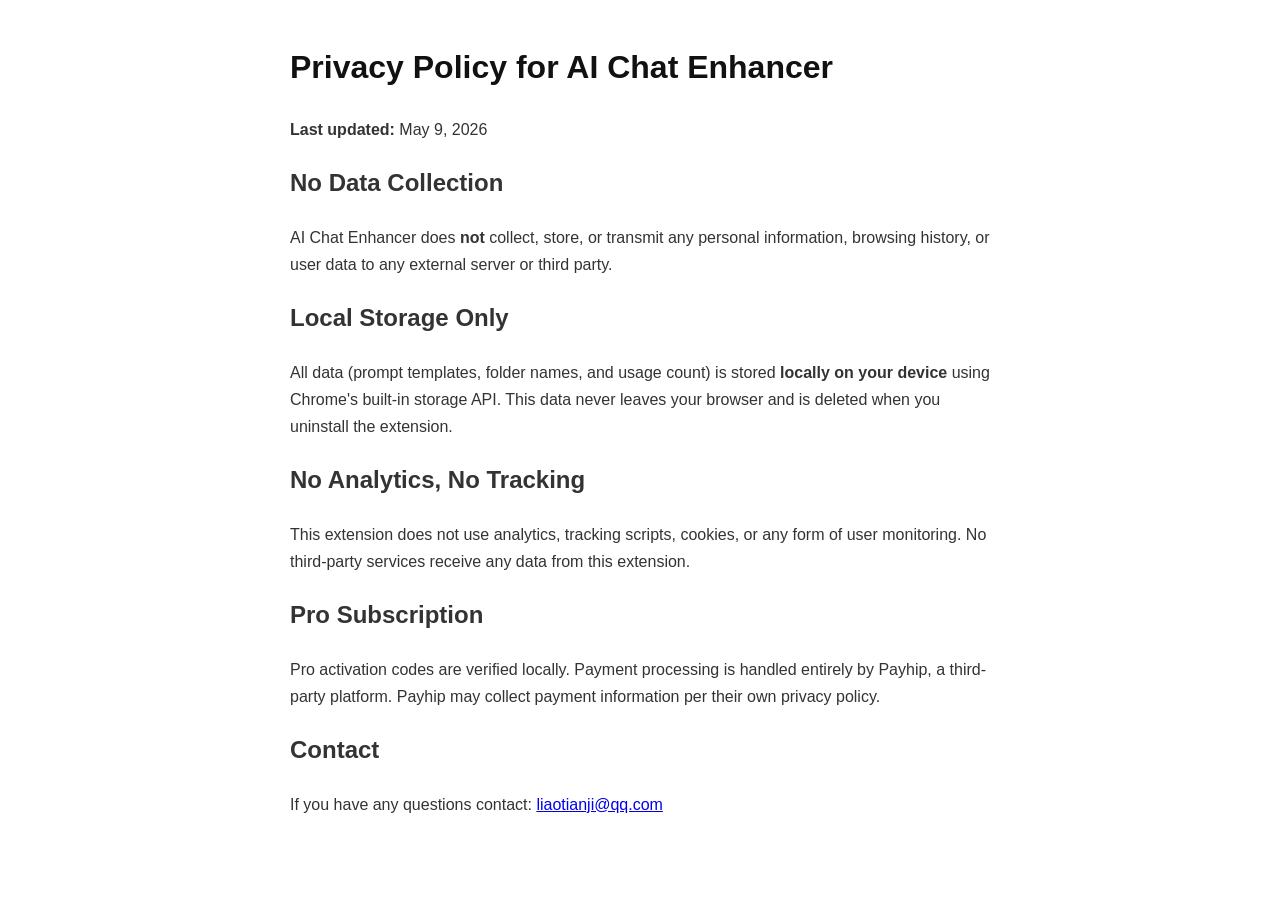
<file: index.html>
<!DOCTYPE html>
<html lang="en">
<head>
  <meta charset="UTF-8">
  <title>Privacy Policy - AI Chat Enhancer</title>
  <style>
    body { font-family: -apple-system, sans-serif; max-width: 700px; margin: 40px auto; padding: 0 20px; color: #333; line-height: 1.7; }
    h1 { color: #111; }
  </style>
</head>
<body>
  <h1>Privacy Policy for AI Chat Enhancer</h1>
  <p><strong>Last updated:</strong> May 9, 2026</p>

  <h2>No Data Collection</h2>
  <p>AI Chat Enhancer does <strong>not</strong> collect, store, or transmit any personal information, browsing history, or user data to any external server or third party.</p>
<!-- test ai review --> 
  <h2>Local Storage Only</h2>
  <p>All data (prompt templates, folder names, and usage count) is stored <strong>locally on your device</strong> using Chrome's built-in storage API. This data never leaves your browser and is deleted when you uninstall the extension.</p>

  <h2>No Analytics, No Tracking</h2>
  <p>This extension does not use analytics, tracking scripts, cookies, or any form of user monitoring. No third-party services receive any data from this extension.</p>

  <h2>Pro Subscription</h2>
  <p>Pro activation codes are verified locally. Payment processing is handled entirely by Payhip, a third-party platform. Payhip may collect payment information per their own privacy policy.</p>

  <h2>Contact</h2>
  <p>If you have any questions contact: <a href="mailto:liaotianji@qq.com">liaotianji@qq.com</a></p>
</body>
</html>
</file>
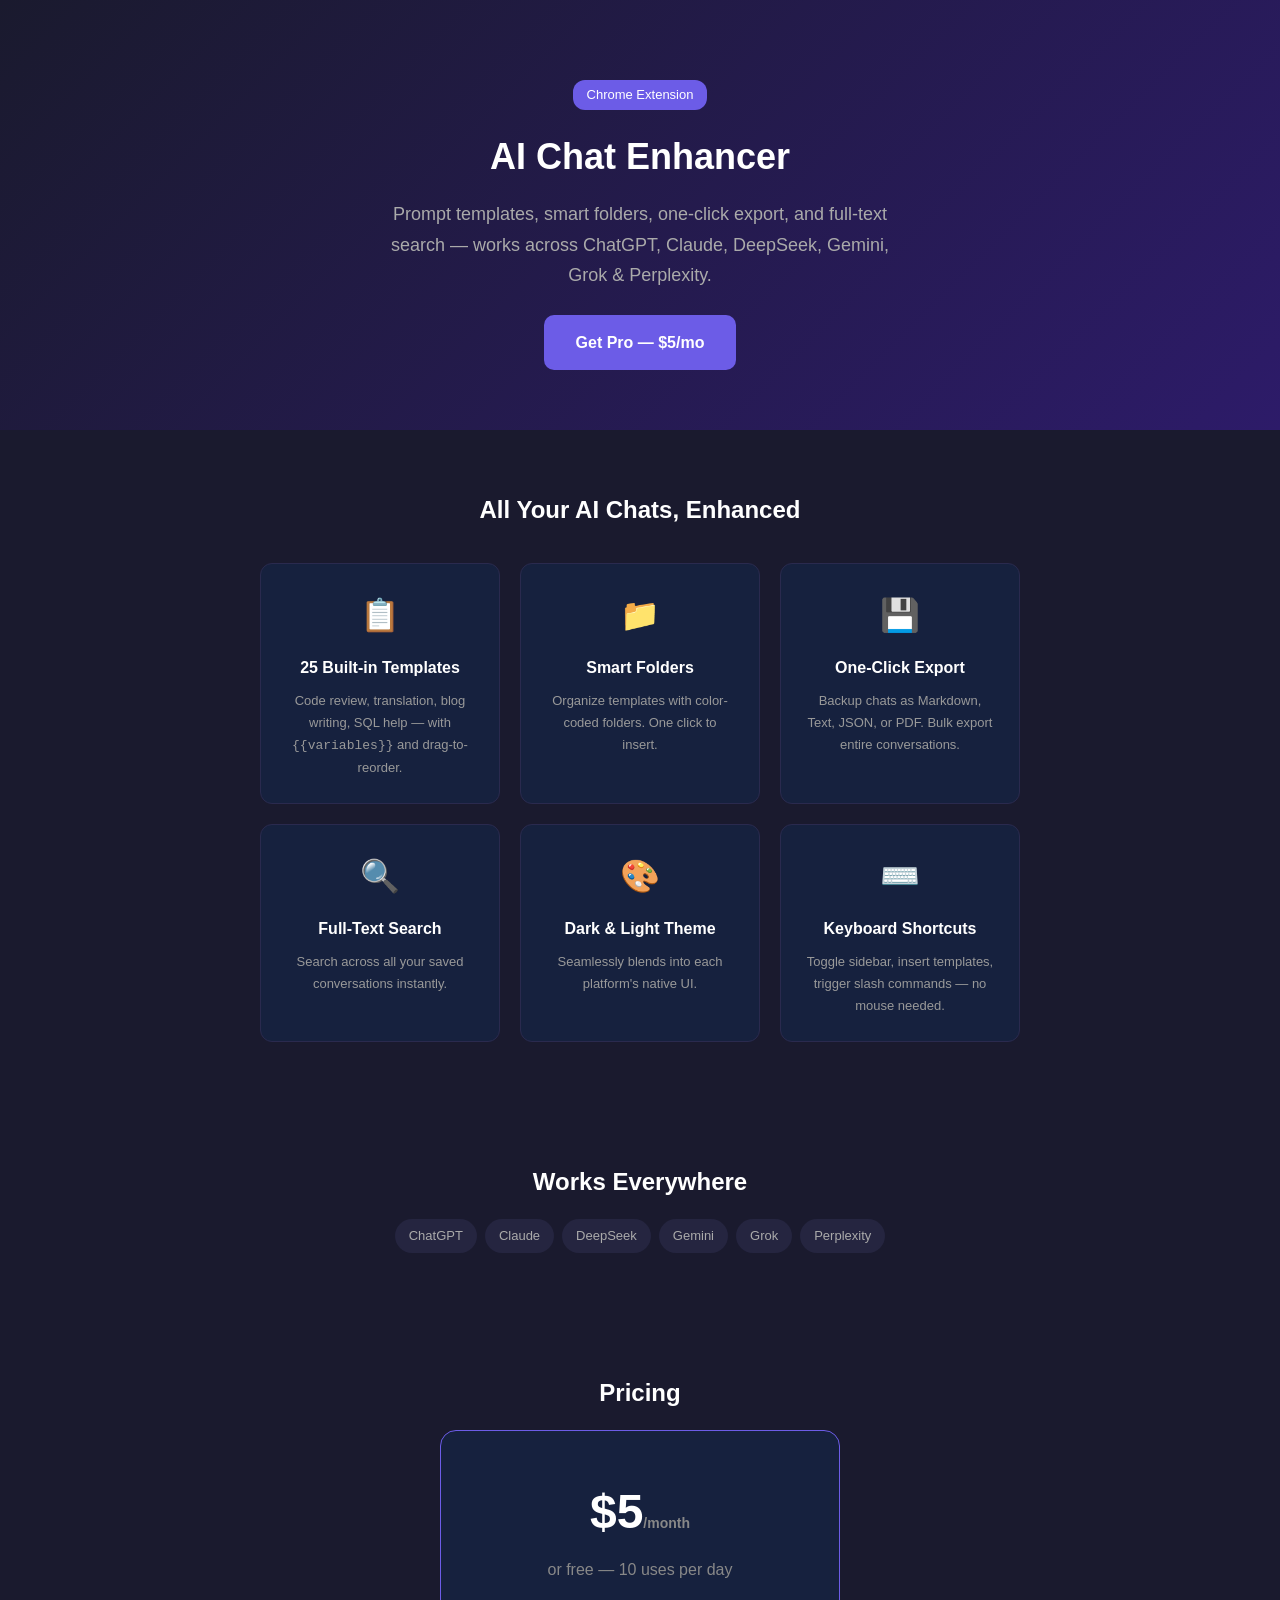
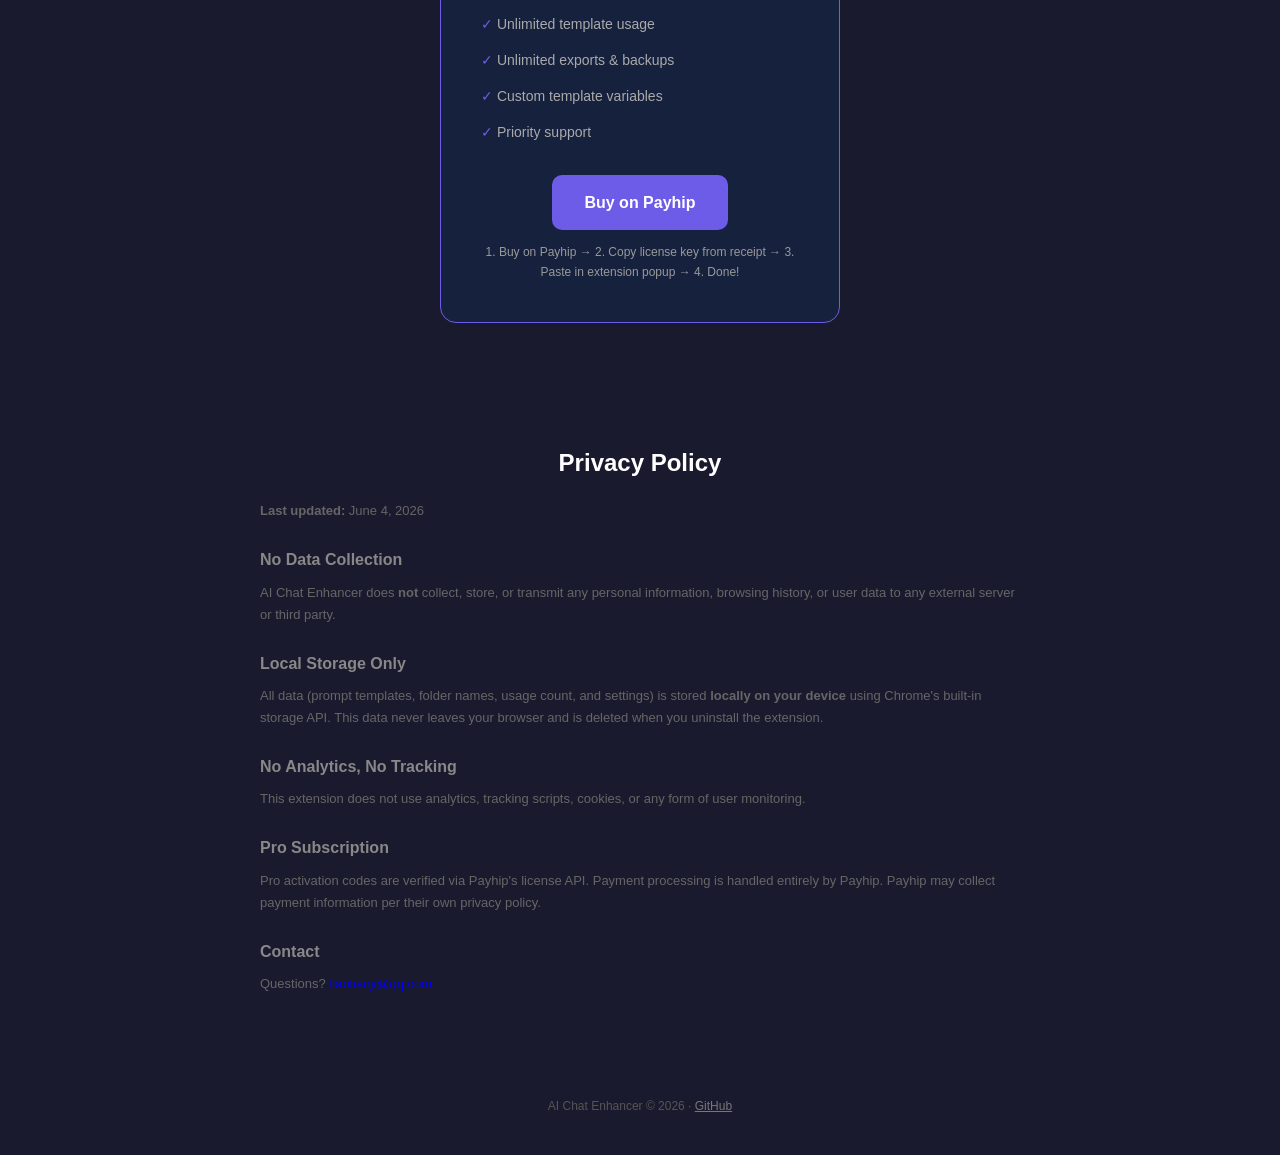
<file: docs/index.html>
<!DOCTYPE html>
<html lang="en">
<head>
  <meta charset="UTF-8">
  <meta name="viewport" content="width=device-width, initial-scale=1.0">
  <title>AI Chat Enhancer — Supercharge Your AI Conversations</title>
  <style>
    * { margin: 0; padding: 0; box-sizing: border-box; }
    body { font-family: -apple-system, BlinkMacSystemFont, 'Segoe UI', Roboto, sans-serif; color: #e0e0e8; background: #1a1a2e; line-height: 1.7; }
    .hero { text-align: center; padding: 80px 20px 60px; background: linear-gradient(135deg, #1a1a2e 0%, #2d1b69 100%); }
    .hero h1 { font-size: 36px; color: #fff; margin-bottom: 12px; }
    .hero p { font-size: 18px; color: #aaa; max-width: 500px; margin: 0 auto 24px; }
    .badge { display: inline-block; background: #6c5ce7; color: #fff; padding: 4px 14px; border-radius: 12px; font-size: 13px; margin-bottom: 16px; }
    .section { max-width: 800px; margin: 0 auto; padding: 60px 20px; }
    .section h2 { font-size: 24px; color: #fff; margin-bottom: 16px; text-align: center; }
    .features { display: grid; grid-template-columns: repeat(auto-fit, minmax(220px, 1fr)); gap: 20px; margin-top: 32px; }
    .feature-card { background: #16213e; border: 1px solid #2a2a4e; border-radius: 12px; padding: 24px; text-align: center; }
    .feature-card h3 { font-size: 16px; color: #fff; margin-bottom: 8px; }
    .feature-card p { color: #999; font-size: 13px; }
    .icon { font-size: 32px; margin-bottom: 12px; }
    .pricing { background: #16213e; border: 1px solid #6c5ce7; border-radius: 16px; padding: 40px; text-align: center; max-width: 400px; margin: 0 auto; }
    .pricing .price { font-size: 48px; color: #fff; font-weight: 700; }
    .pricing .period { color: #888; font-size: 14px; }
    .pricing ul { list-style: none; text-align: left; margin: 24px 0; }
    .pricing ul li { padding: 6px 0; color: #aaa; font-size: 14px; }
    .pricing ul li::before { content: "✓ "; color: #6c5ce7; }
    .btn { display: inline-block; padding: 14px 32px; border-radius: 10px; font-size: 16px; font-weight: 600; text-decoration: none; cursor: pointer; border: none; }
    .btn-primary { background: #6c5ce7; color: #fff; }
    .btn-primary:hover { background: #7d6ff0; }
    .btn-outline { background: none; color: #6c5ce7; border: 2px solid #6c5ce7; }
    .btn-outline:hover { background: #6c5ce720; }
    .platforms { display: flex; flex-wrap: wrap; gap: 8px; justify-content: center; margin-top: 16px; }
    .platform-tag { background: #252540; color: #aaa; padding: 6px 14px; border-radius: 20px; font-size: 13px; }
    .privacy { color: #666; font-size: 13px; }
    .privacy h3 { color: #888; font-size: 16px; margin: 24px 0 8px; }
    footer { text-align: center; padding: 40px 20px; color: #555; font-size: 12px; border-top: 1px solid #1a1a2e; }
    footer a { color: #777; }
  </style>
</head>
<body>

  <div class="hero">
    <span class="badge">Chrome Extension</span>
    <h1>AI Chat Enhancer</h1>
    <p>Prompt templates, smart folders, one-click export, and full-text search — works across ChatGPT, Claude, DeepSeek, Gemini, Grok & Perplexity.</p>
    <a href="https://payhip.com/b/WiVe1" class="btn btn-primary">Get Pro — $5/mo</a>
  </div>

  <div class="section">
    <h2>All Your AI Chats, Enhanced</h2>
    <div class="features">
      <div class="feature-card">
        <div class="icon">📋</div>
        <h3>25 Built-in Templates</h3>
        <p>Code review, translation, blog writing, SQL help — with <code>{{variables}}</code> and drag-to-reorder.</p>
      </div>
      <div class="feature-card">
        <div class="icon">📁</div>
        <h3>Smart Folders</h3>
        <p>Organize templates with color-coded folders. One click to insert.</p>
      </div>
      <div class="feature-card">
        <div class="icon">💾</div>
        <h3>One-Click Export</h3>
        <p>Backup chats as Markdown, Text, JSON, or PDF. Bulk export entire conversations.</p>
      </div>
      <div class="feature-card">
        <div class="icon">🔍</div>
        <h3>Full-Text Search</h3>
        <p>Search across all your saved conversations instantly.</p>
      </div>
      <div class="feature-card">
        <div class="icon">🎨</div>
        <h3>Dark & Light Theme</h3>
        <p>Seamlessly blends into each platform's native UI.</p>
      </div>
      <div class="feature-card">
        <div class="icon">⌨️</div>
        <h3>Keyboard Shortcuts</h3>
        <p>Toggle sidebar, insert templates, trigger slash commands — no mouse needed.</p>
      </div>
    </div>
  </div>

  <div class="section">
    <h2>Works Everywhere</h2>
    <div class="platforms">
      <span class="platform-tag">ChatGPT</span>
      <span class="platform-tag">Claude</span>
      <span class="platform-tag">DeepSeek</span>
      <span class="platform-tag">Gemini</span>
      <span class="platform-tag">Grok</span>
      <span class="platform-tag">Perplexity</span>
    </div>
  </div>

  <div class="section">
    <h2>Pricing</h2>
    <div class="pricing">
      <div class="price">$5<span class="period">/month</span></div>
      <p style="color:#888;margin-top:4px">or free — 10 uses per day</p>
      <ul>
        <li>Unlimited template usage</li>
        <li>Unlimited exports & backups</li>
        <li>Custom template variables</li>
        <li>Priority support</li>
      </ul>
      <a href="https://payhip.com/b/WiVe1" class="btn btn-primary">Buy on Payhip</a>
      <p style="color:#999;font-size:12px;margin-top:12px">1. Buy on Payhip → 2. Copy license key from receipt → 3. Paste in extension popup → 4. Done!</p>
    </div>
  </div>

  <div class="section privacy">
    <h2>Privacy Policy</h2>
    <p><strong>Last updated:</strong> June 4, 2026</p>

    <h3>No Data Collection</h3>
    <p>AI Chat Enhancer does <strong>not</strong> collect, store, or transmit any personal information, browsing history, or user data to any external server or third party.</p>

    <h3>Local Storage Only</h3>
    <p>All data (prompt templates, folder names, usage count, and settings) is stored <strong>locally on your device</strong> using Chrome's built-in storage API. This data never leaves your browser and is deleted when you uninstall the extension.</p>

    <h3>No Analytics, No Tracking</h3>
    <p>This extension does not use analytics, tracking scripts, cookies, or any form of user monitoring.</p>

    <h3>Pro Subscription</h3>
    <p>Pro activation codes are verified via Payhip's license API. Payment processing is handled entirely by Payhip. Payhip may collect payment information per their own privacy policy.</p>

    <h3>Contact</h3>
    <p>Questions? <a href="mailto:liaotianji@qq.com">liaotianji@qq.com</a></p>
  </div>

  <footer>
    <p>AI Chat Enhancer &copy; 2026 &middot; <a href="https://github.com/Aiskillhub/ai-chat-enhancer">GitHub</a></p>
  </footer>
</body>
</html>
</file>
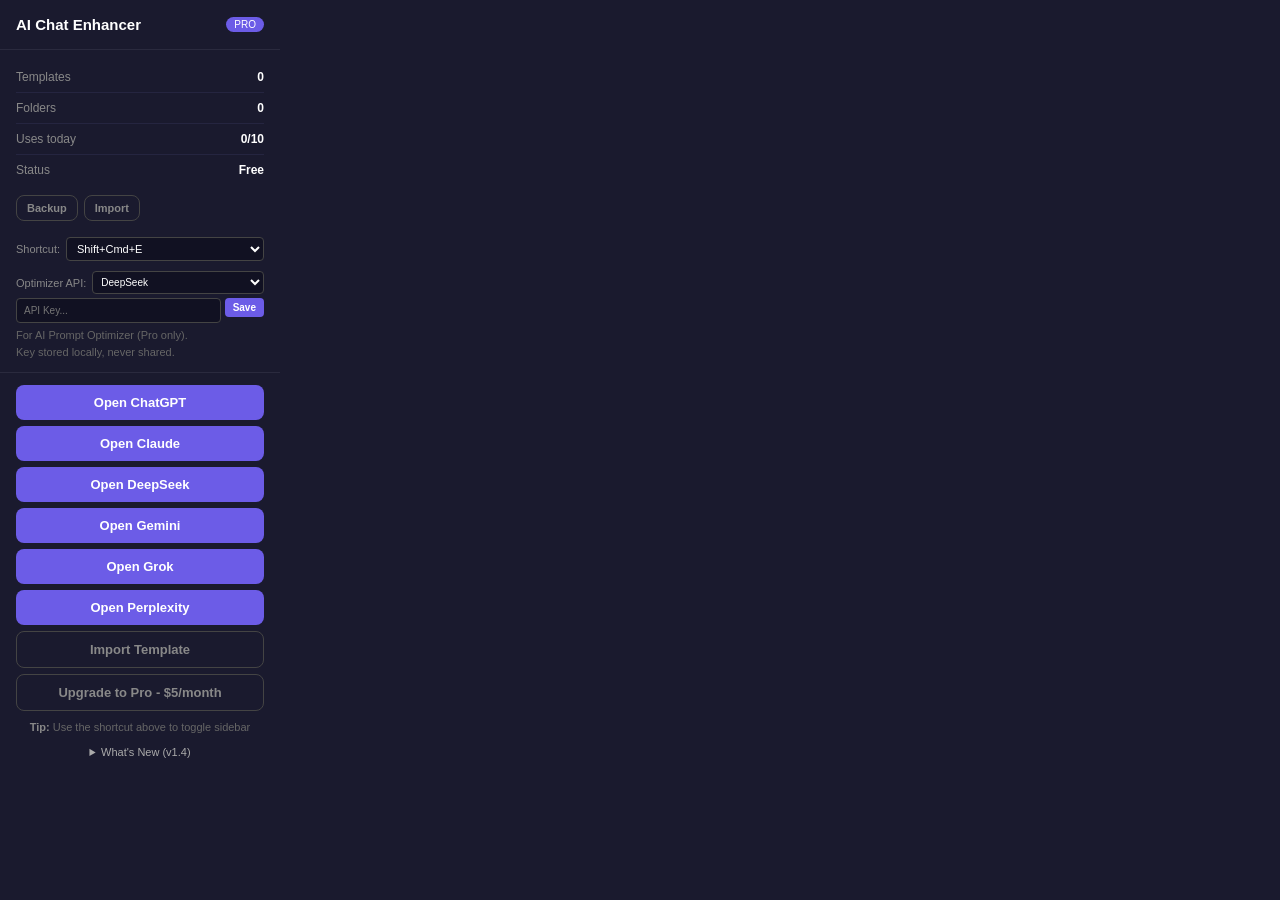
<file: popup.html>
<!DOCTYPE html>
<html>
<head>
  <meta charset="UTF-8">
  <style>
    * { margin: 0; padding: 0; box-sizing: border-box; }
    body {
      width: 280px;
      font-family: -apple-system, BlinkMacSystemFont, 'Segoe UI', Roboto, sans-serif;
      background: #1a1a2e;
      color: #e0e0e8;
      font-size: 12px;
    }
    .popup-header { padding: 16px; border-bottom: 1px solid #2a2a3e; display: flex; align-items: center; justify-content: space-between; }
    .popup-header h2 { font-size: 15px; color: #fff; }
    .pro-badge { font-size: 10px; background: #6c5ce7; color: #fff; padding: 2px 8px; border-radius: 10px; }
    .popup-body { padding: 12px 16px; }
    .stat-row { display: flex; justify-content: space-between; align-items: center; padding: 8px 0; border-bottom: 1px solid #252540; }
    .stat-label { color: #888; }
    .stat-value { color: #fff; font-weight: 600; }
    .popup-footer { padding: 12px 16px; border-top: 1px solid #2a2a3e; text-align: center; }
    .btn { display: block; width: 100%; padding: 10px; border-radius: 8px; font-size: 13px; font-weight: 600; cursor: pointer; margin-bottom: 6px; text-align: center; border: none; }
    .btn-primary { background: #6c5ce7; color: #fff; }
    .btn-primary:hover { background: #7d6ff0; }
    .btn-secondary { background: none; color: #888; border: 1px solid #444; }
    .btn-secondary:hover { color: #fff; border-color: #666; }
    .btn-small { padding: 6px 10px; font-size: 11px; width: auto; }
    .activate-row { display: flex; gap: 6px; margin-top: 8px; align-items: center; }
    .activate-row input { flex: 1; padding: 6px 8px; border-radius: 6px; border: 1px solid #444; background: #111122; color: #fff; font-size: 11px; }
    .activate-row input:focus { outline: none; border-color: #6c5ce7; }
    .activate-row input::placeholder { color: #555; }
    .tip { color: #666; font-size: 11px; line-height: 1.5; margin-top: 8px; }
    .tip strong { color: #888; }
    .hidden { display: none !important; }
    .msg { font-size: 11px; color: #4caf50; margin-top: 4px; text-align: center; }
    .msg.error { color: #f44336; }
  </style>
</head>
<body>
  <div class="popup-header">
    <h2>AI Chat Enhancer</h2>
    <span class="pro-badge" id="proBadge">PRO</span>
  </div>
  <div class="popup-body">
    <div class="stat-row"><span class="stat-label">Templates</span><span class="stat-value" id="templateCount">0</span></div>
    <div class="stat-row"><span class="stat-label">Folders</span><span class="stat-value" id="folderCount">0</span></div>
    <div class="stat-row"><span class="stat-label">Uses today</span><span class="stat-value" id="usageToday">0/10</span></div>
    <div class="stat-row" style="border:none"><span class="stat-label">Status</span><span class="stat-value" id="statusText">Free</span></div>
    <div style="margin-top:10px;display:flex;gap:6px">
      <button class="btn btn-secondary btn-small" id="backupBtn">Backup</button>
      <button class="btn btn-secondary btn-small" id="importBtn">Import</button>
      <input type="file" id="importFile" accept=".json" class="hidden">
    </div>
    <div style="margin-top:10px;display:flex;align-items:center;gap:6px">
      <span class="stat-label" style="font-size:11px">Shortcut:</span>
      <select id="shortcutSelect" style="flex:1;padding:4px 6px;border-radius:4px;border:1px solid #444;background:#111122;color:#fff;font-size:11px">
        <option value="shift+cmd+e">Shift+Cmd+E</option>
        <option value="alt+e">Alt+E</option>
        <option value="ctrl+shift+e">Ctrl+Shift+E</option>
      </select>
    </div>
    <div style="margin-top:10px" id="apiKeySection">
      <div style="display:flex;align-items:center;gap:6px;margin-bottom:4px">
        <span class="stat-label" style="font-size:11px">Optimizer API:</span>
        <select id="apiProvider" style="flex:1;padding:4px 4px;border-radius:4px;border:1px solid #444;background:#111122;color:#fff;font-size:10px">
          <option value="deepseek">DeepSeek</option>
          <option value="openai">OpenAI</option>
          <option value="anthropic">Anthropic</option>
          <option value="custom">Custom</option>
        </select>
      </div>
      <div style="display:flex;gap:4px">
        <input type="password" id="apiKeyInput" placeholder="API Key..." style="flex:1;padding:5px 7px;border-radius:4px;border:1px solid #444;background:#111122;color:#fff;font-size:10px">
        <button class="btn btn-small" id="saveApiKeyBtn" style="padding:4px 8px;font-size:10px;white-space:nowrap;background:#6c5ce7;color:#fff;border:none;border-radius:4px;cursor:pointer">Save</button>
      </div>
      <div id="customUrlRow" style="display:none;margin-top:4px">
        <input type="text" id="apiBaseUrl" placeholder="https://your-api.com/v1/chat/completions" style="width:100%;padding:5px 7px;border-radius:4px;border:1px solid #444;background:#111122;color:#fff;font-size:10px;box-sizing:border-box">
      </div>
      <div class="msg" id="apiKeyMsg"></div>
      <div class="tip" style="margin-top:2px">For AI Prompt Optimizer (Pro only).<br>Key stored locally, never shared.</div>
    </div>
  </div>
  <div class="popup-footer">
    <button class="btn btn-primary" id="openChatGPTBtn">Open ChatGPT</button>
    <button class="btn btn-primary" id="openClaudeBtn">Open Claude</button>
    <button class="btn btn-primary" id="openDeepSeekBtn">Open DeepSeek</button>
    <button class="btn btn-primary" id="openGeminiBtn">Open Gemini</button>
    <button class="btn btn-primary" id="openGrokBtn">Open Grok</button>
    <button class="btn btn-primary" id="openPerplexityBtn">Open Perplexity</button>
    <button class="btn btn-secondary" id="importTemplateBtn">Import Template</button>
    <button class="btn btn-secondary" id="upgradeBtn">Upgrade to Pro - $5/month</button>
    <div id="activateSection" class="hidden">
      <div class="activate-row">
        <input id="activateCode" placeholder="Paste Payhip license key">
        <button class="btn btn-primary btn-small" id="activateBtn">Activate</button>
      </div>
      <div class="msg" id="activateMsg"></div>
    </div>
    <div id="deactivateSection" class="hidden" style="margin-top:6px;text-align:center">
      <button class="btn btn-secondary btn-small" id="deactivateBtn" style="color:#f44336;border-color:#f44336">Deactivate License</button>
    </div>
    <p class="tip"><strong>Tip:</strong> <span id="shortcutTip">Use the shortcut above to toggle sidebar</span></p>
    <details style="margin-top:10px;font-size:11px;color:#888">
      <summary style="cursor:pointer;color:#aaa">What's New (v1.4)</summary>
      <div style="padding:8px 0;line-height:1.6">
        <strong>New in v1.4:</strong><br>
        • AI Prompt Optimizer (Pro)<br>
        • Right-click quick actions<br>
        • Multi-provider API support<br>
        <strong>v1.3:</strong><br>
        • Template search & sorting<br>
        • Copy & import templates<br>
        • Enhanced PDF export<br>
        • Share templates as JSON
      </div>
    </details>
  </div>
  <script src="popup.js"></script>
</body>
</html>
</file>
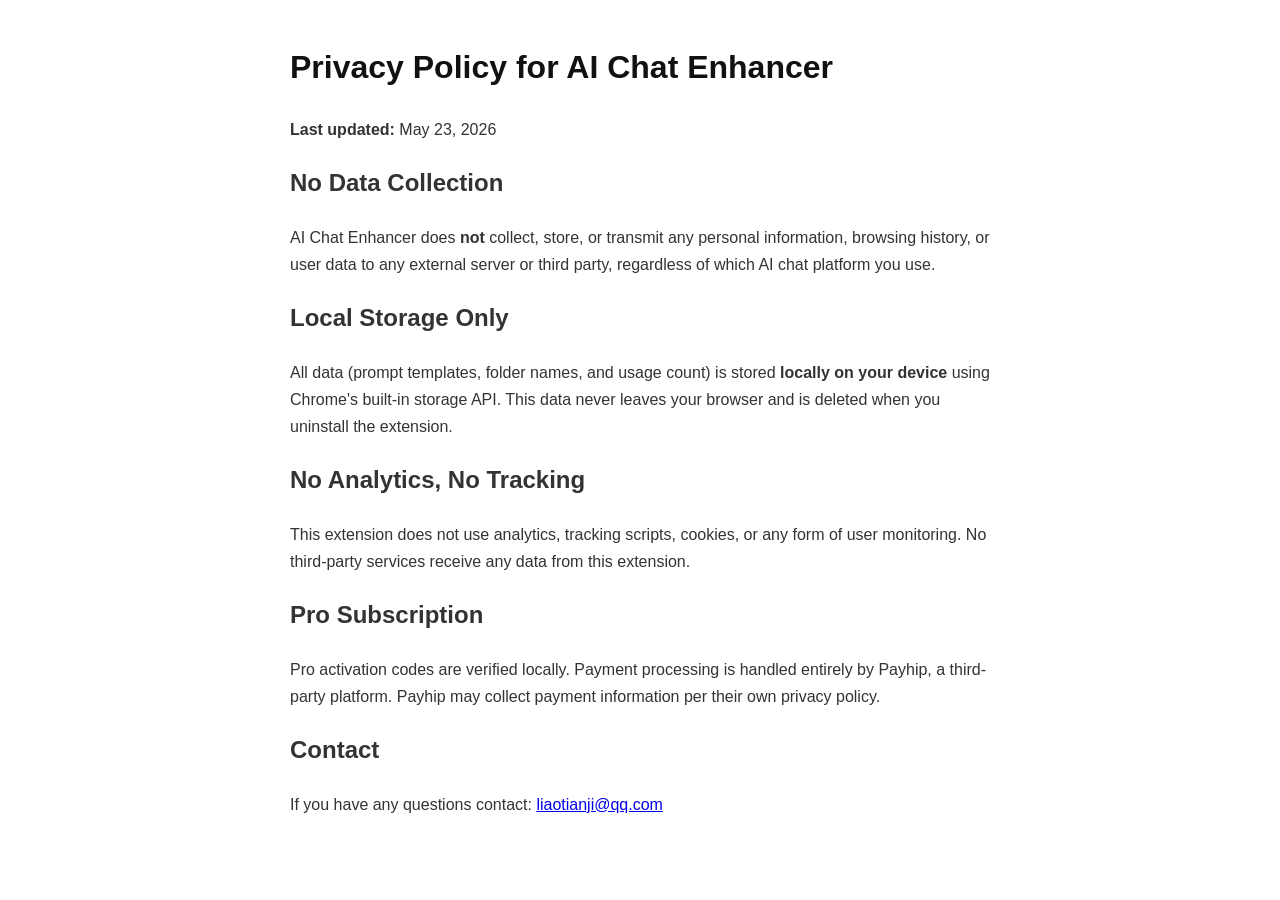
<file: privacy.html>
<!DOCTYPE html>
<html lang="en">
<head>
  <meta charset="UTF-8">
  <title>Privacy Policy - AI Chat Enhancer</title>
  <style>
    body { font-family: -apple-system, sans-serif; max-width: 700px; margin: 40px auto; padding: 0 20px; color: #333; line-height: 1.7; }
    h1 { color: #111; }
  </style>
</head>
<body>
  <h1>Privacy Policy for AI Chat Enhancer</h1>
  <p><strong>Last updated:</strong> May 23, 2026</p>

  <h2>No Data Collection</h2>
  <p>AI Chat Enhancer does <strong>not</strong> collect, store, or transmit any personal information, browsing history, or user data to any external server or third party, regardless of which AI chat platform you use.</p>

  <h2>Local Storage Only</h2>
  <p>All data (prompt templates, folder names, and usage count) is stored <strong>locally on your device</strong> using Chrome's built-in storage API. This data never leaves your browser and is deleted when you uninstall the extension.</p>

  <h2>No Analytics, No Tracking</h2>
  <p>This extension does not use analytics, tracking scripts, cookies, or any form of user monitoring. No third-party services receive any data from this extension.</p>

  <h2>Pro Subscription</h2>
  <p>Pro activation codes are verified locally. Payment processing is handled entirely by Payhip, a third-party platform. Payhip may collect payment information per their own privacy policy.</p>

  <h2>Contact</h2>
  <p>If you have any questions contact: <a href="mailto:liaotianji@qq.com">liaotianji@qq.com</a></p>
</body>
</html>
</file>
